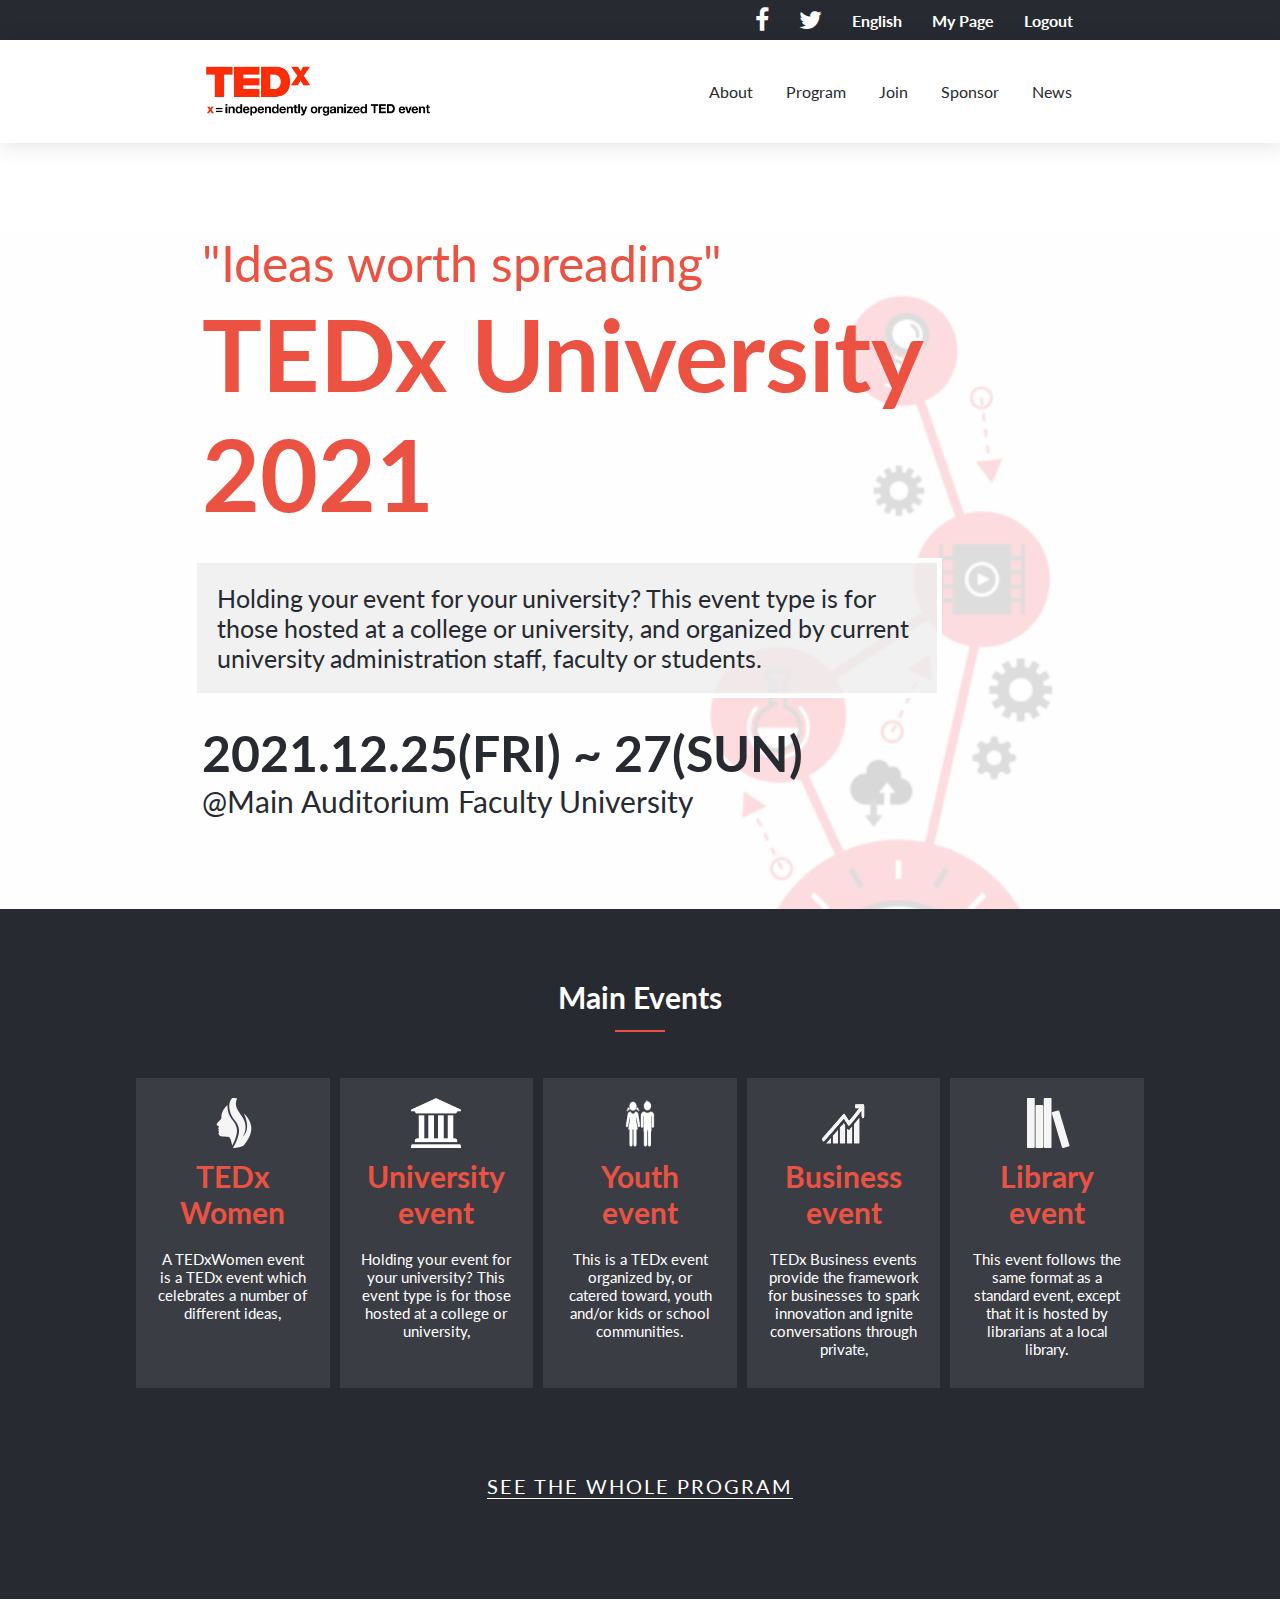
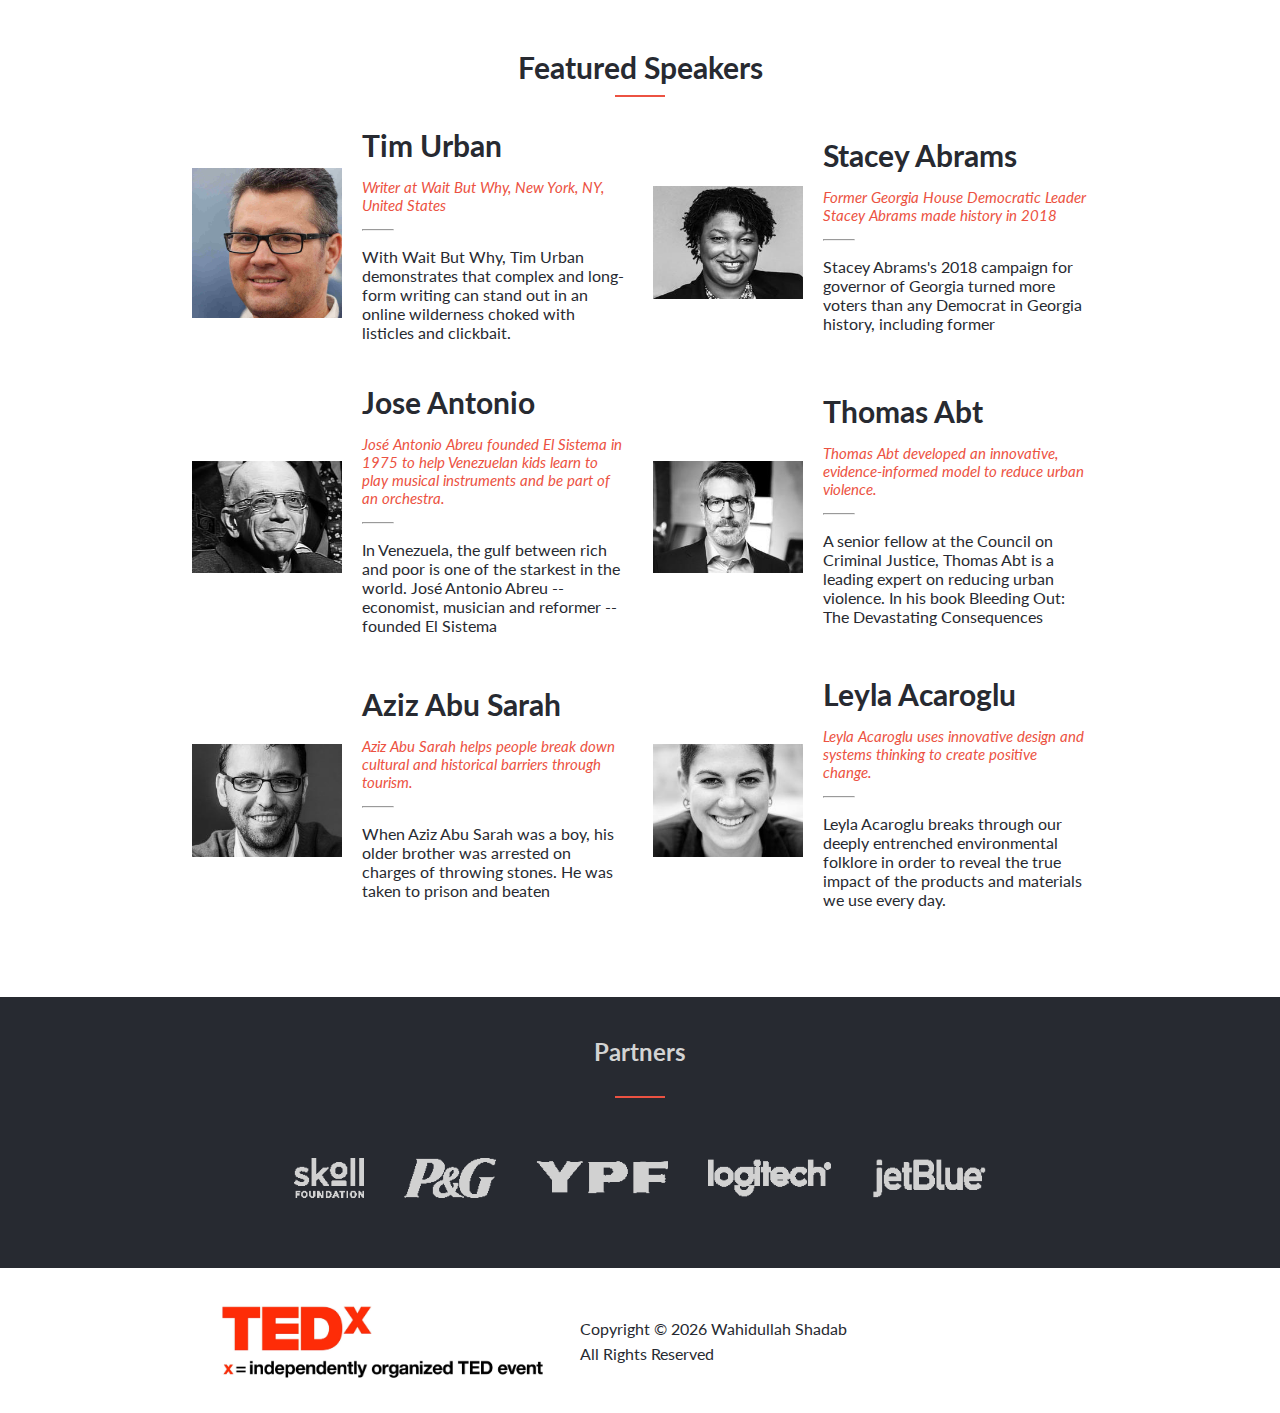
<file: index.html>
<!DOCTYPE html>
<html lang="en">
  <head>
    <meta charset="UTF-8" />
    <meta http-equiv="X-UA-Compatible" content="IE=edge" />
    <meta name="viewport" content="width=device-width, initial-scale=1.0" />
    <title>TEDxUniversity</title>
    <!-- link to external resources -->
    <link
      rel="stylesheet"
      href="https://cdnjs.cloudflare.com/ajax/libs/font-awesome/4.7.0/css/font-awesome.min.css"
    />

    <!-- link to other files -->
    <link rel="stylesheet" href="css/style.css" />
    <script src="js/main.js" defer></script>
  </head>
  <body>
    <header>
      <div class="d-dark g-padding">
        <ul class="d-dark-list">
          <li class="d-list-item"><i class="fa fa-facebook fad"></i></li>
          <li class="d-list-item"><i class="fa fa-twitter fad"></i></li>
          <li class="d-list-item">English</li>
          <li class="d-list-item">My Page</li>
          <li class="d-list-item">Logout</li>          
        </ul>
      </div>
      <div class="d-navbar flex g-padding">
        <a href="#">
          <img class="logo" src="images/tedx-logo.jpg" alt="TEDx's Logo" />
        </a>
        <nav class="d-nav">
          <ul class="menu flex">
            <li><a class="menu-item" href="html/about.html">About</a></li>
            <li><a class="menu-item" href="">Program</a></li>
            <li><a class="menu-item" href="">Join</a></li>
            <li><a class="menu-item" href="">Sponsor</a></li>
            <li><a class="menu-item" href="">News</a></li>
          </ul>
        </nav>
      </div>
      <nav>
        <div>
          <i class="fa fa-bars fa-80px menu-icon" id="menu-icon"></i>
        </div>
      </nav>
      <div class="popup-menu hidden">
        <ul class="popup flex-h" id="close-icon">
          <li class="close"><span class="close">&times;</span></li>
          <li><a class="popup-menu-item" href="#">Home</a></li>
          <li><a class="popup-menu-item" href="html/about.html">About</a></li>
          <li><a class="popup-menu-item" href="">Program</a></li>
          <li><a class="popup-menu-item" href="">Join</a></li>
          <li><a class="popup-menu-item" href="">Sponsor</a></li>
          <li><a class="popup-menu-item" href="">News</a></li>
        </ul>
      </div>
    </header>
    <!-- landing page  -->
    <section class="landing-page g-padding">
      <h2 class="slogan">"Ideas worth spreading"</h2>
      <h1 class="main-title">TEDx University 2021</h1>
      <div>
        <p class="desc">
          Holding your event for your university? This event type is for those
          hosted at a college or university, and organized by current university
          administration staff, faculty or students.
        </p>
      </div>
      <h2 class="time">2021.12.25(FRI) ~ 27(SUN)</h2>
      <p class="place">@Main Auditorium Faculty University</p>
    </section>
    <!-- main events part -->
    <section class="main-programs flex-h g-padding">
      <h2 class="main-p-title">Main Events</h2>
      <div class="line"></div>
      <ul class="list flex-h-d">
        <li class="list-item flex flex-d">
          <img class="icon" src="images/women.png" alt="cat-icon" />
          <h2 class="cat-title">TEDx Women</h2>
          <p class="cat-desc">
            A TEDxWomen event is a TEDx event which celebrates a number of
            different ideas,
          </p>
        </li>
        <li class="list-item flex flex-d">
          <img class="icon" src="images/university.png" alt="cat-icon" />
          <h2 class="cat-title">University event</h2>
          <p class="cat-desc">
            Holding your event for your university? This event type is for those
            hosted at a college or university,
          </p>
        </li>
        <li class="list-item flex flex-d">
          <img class="icon" src="images/youth.png" alt="cat-icon" />
          <h2 class="cat-title">Youth event</h2>
          <p class="cat-desc">
            This is a TEDx event organized by, or catered toward, youth and/or
            kids or school communities.
          </p>
        </li>
        <li class="list-item flex flex-d">
          <img class="icon" src="images/business.png" alt="cat-icon" />
          <h2 class="cat-title">Business event</h2>
          <p class="cat-desc">
            TEDx Business events provide the framework for businesses to spark
            innovation and ignite conversations through private,
          </p>
        </li>
        <li class="list-item flex flex-d">
          <img class="icon" src="images/library.png" alt="cat-icon" />
          <h2 class="cat-title">Library event</h2>
          <p class="cat-desc">
            This event follows the same format as a standard event, except that
            it is hosted by librarians at a local library.
          </p>
        </li>
      </ul>
      <a class="seeTheWhole">SEE THE WHOLE PROGRAM</a>
      <button class="btn" type="button">Join TEDx Events</button>
    </section>
    <!-- feature speakers -->
    <section class="featured-speakers flex-h g-padding">
      <h2 class="featured-speakers-title">Featured Speakers</h2>
      <div class="line"></div>
      <div class="grid">
      </div>
      <div class="flex morebtn">
        <p class="more">MORE</p>
        <img class="dropdown" src="images/dropdown.png" alt="dropdown icon" />
      </div>
    </section>
    <!-- partners for desktop -->
    <section class="homep partners flex-h" id="partnerlist">
      <h2 class="partners-title normal-title">Partners</h2>
      <div class="line"></div>
      <div class="partners-logos">
        <div class="partners-1 flex">
          <img
            class="partner"
            src="images/partners/Skoll_logo.png"
            alt=" logo"
          />
          <img
            class="partner"
            src="images/partners/P_G_logo.png"
            alt=" logo"
          />
          <img
            class="partner"
            src="images/partners/ypf_logo.png"
            alt=" logo"
          />
          <img
            class="partner"
            src="images/partners/logitech_logo.png"
            alt=" logo"
          />
          <img
            class="partner"
            src="images/partners/JetBlueLogo.png"
            alt=" logo"
          />
        </div>
      </div>
    </section>
    <footer class="homef g-padding flex" id="footer">
      <img class="footer-logo" src="images/tedx-logo.jpg" alt="TEDx's Logo" />
      <p class="copyright">
        Copyright &copy;
        <script>
          document.write(new Date().getFullYear());
        </script>
        Wahidullah Shadab <br />
        All Rights Reserved
      </p>
    </footer>
  </body>
</html>
</file>
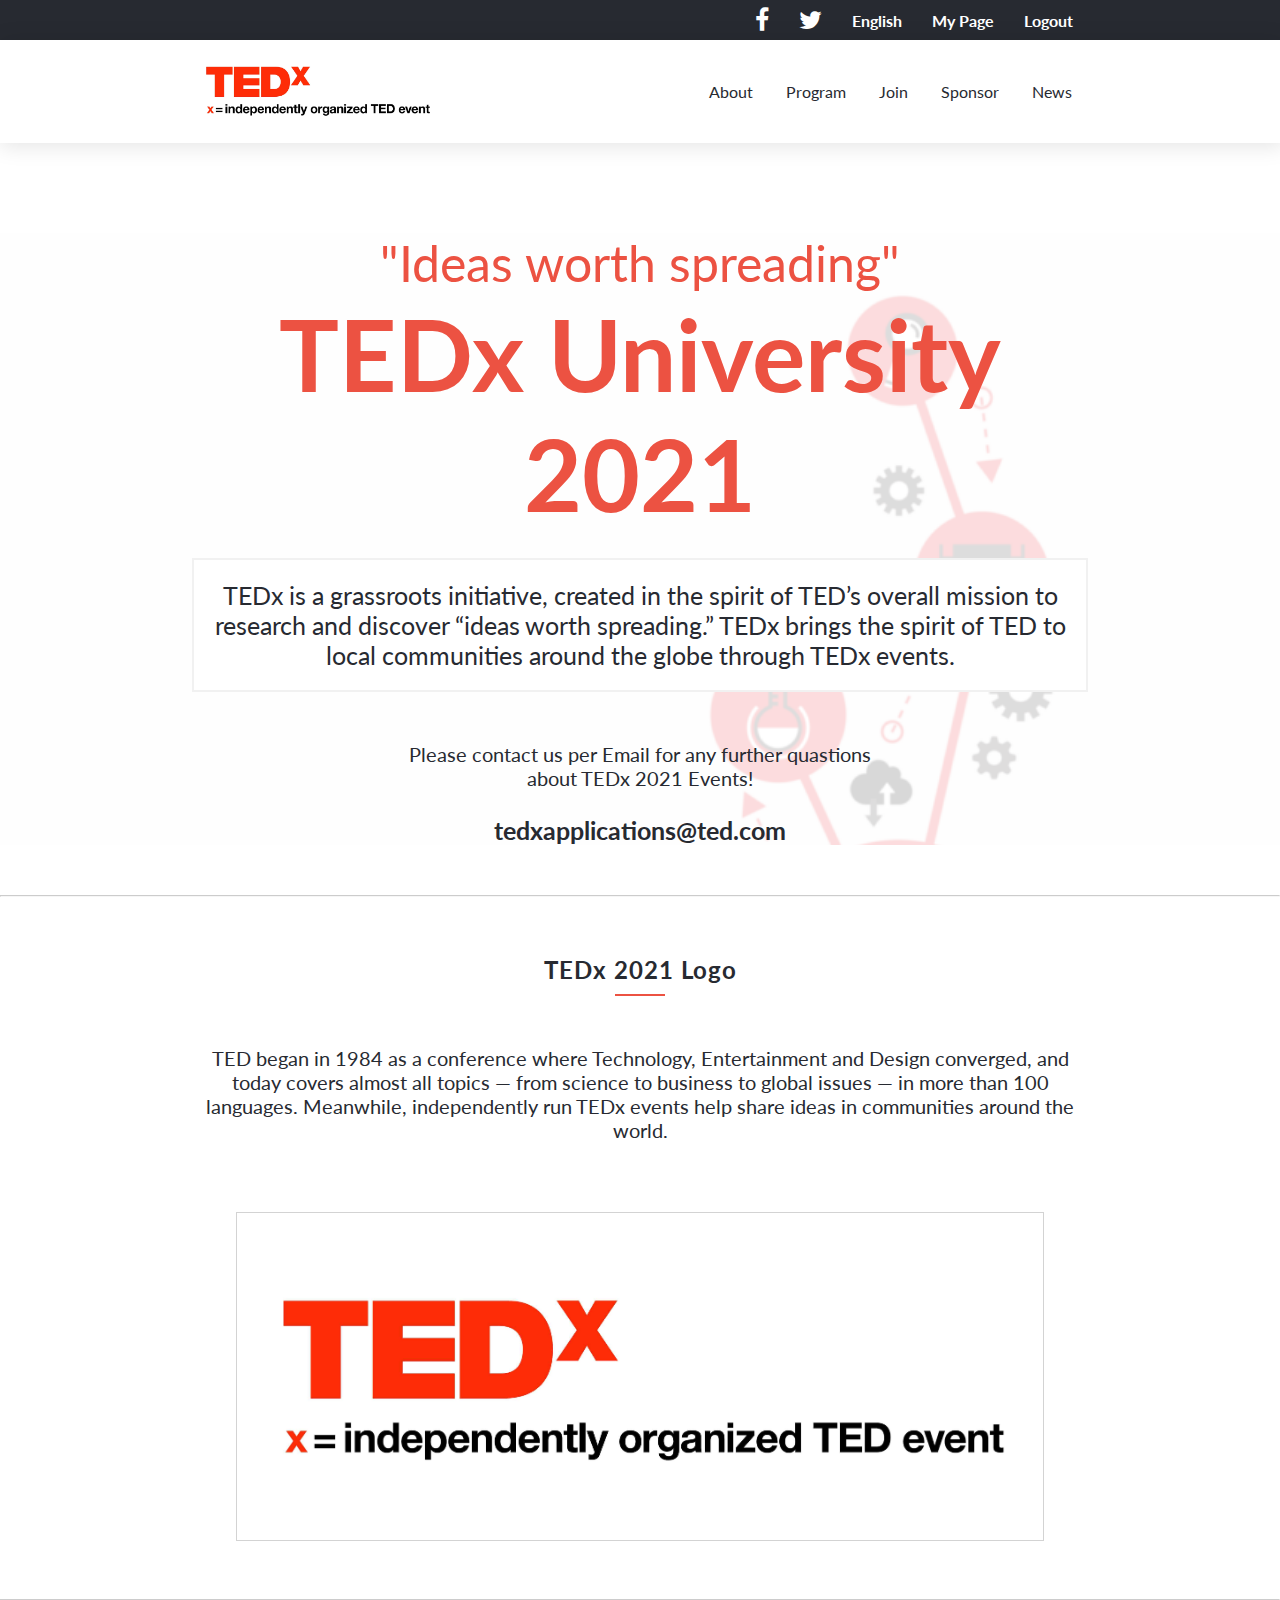
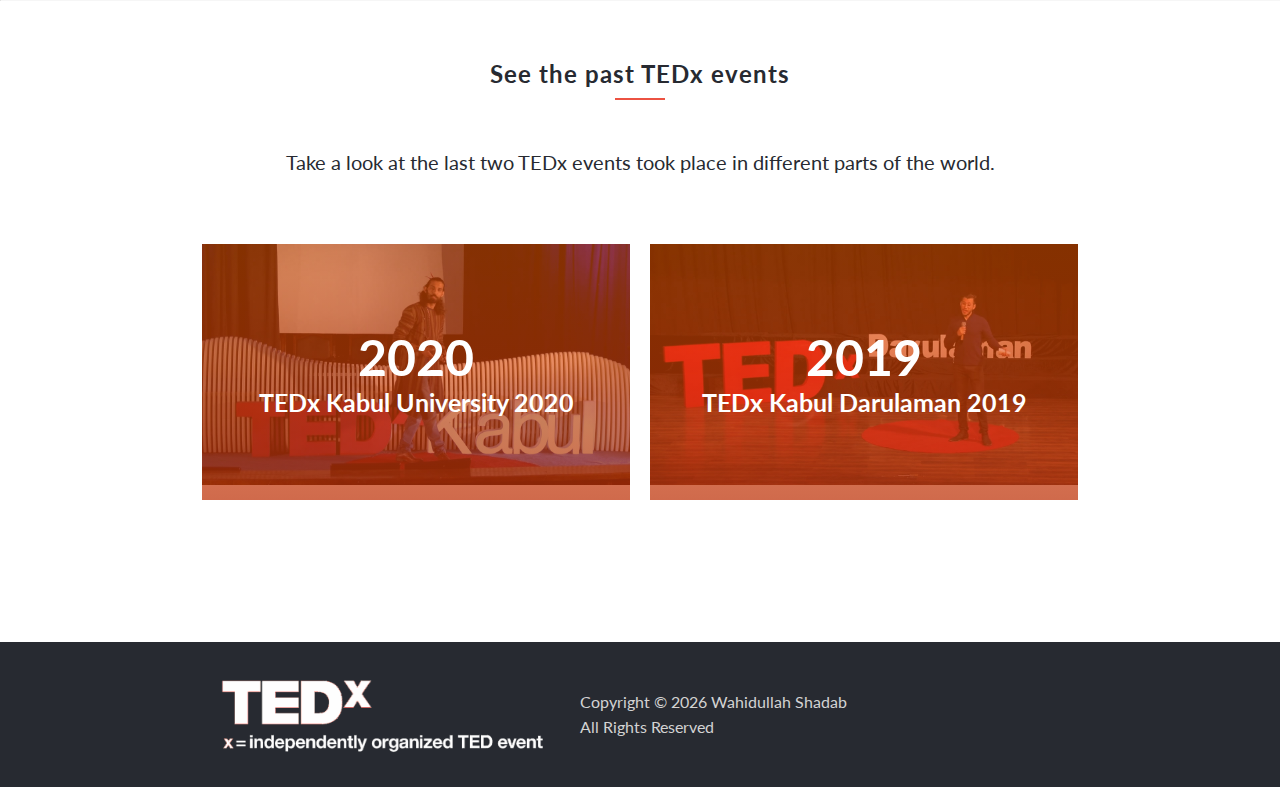
<file: html/about.html>
<!DOCTYPE html>
<html lang="en">
  <head>
    <meta charset="UTF-8" />
    <meta http-equiv="X-UA-Compatible" content="IE=edge" />
    <meta name="viewport" content="width=device-width, initial-scale=1.0" />
    <title>About TEDx</title>
    <!-- link to external resources -->
    <link
      rel="stylesheet"
      href="https://cdnjs.cloudflare.com/ajax/libs/font-awesome/4.7.0/css/font-awesome.min.css"
    />

    <!-- link to other files -->
    <link rel="stylesheet" href="../css/style.css" />
    <link rel="stylesheet" href="../css/about.css" />
    <script src="../js/about.js" defer></script>
  </head>
  <body>
    <header>
      <div class="d-dark g-padding">
        <ul class="d-dark-list">
          <li class="d-list-item"><i class="fa fa-facebook fad"></i></li>
          <li class="d-list-item"><i class="fa fa-twitter fad"></i></li>
          <li class="d-list-item">English</li>
          <li class="d-list-item">My Page</li>
          <li class="d-list-item">Logout</li>          
        </ul>
      </div>
      <div class="d-navbar flex g-padding">
        <a href="../index.html">
          <img class="logo" src="../images/tedx-logo.jpg" alt="TEDx's Logo" />
        </a>
        <nav class="d-nav">
          <ul class="menu flex">
            <li><a class="menu-item" href="">About</a></li>
            <li><a class="menu-item" href="">Program</a></li>
            <li><a class="menu-item" href="">Join</a></li>
            <li><a class="menu-item" href="">Sponsor</a></li>
            <li><a class="menu-item" href="">News</a></li>
          </ul>
        </nav>
      </div>
      <nav>
        <div>
          <i class="fa fa-bars fa-80px menu-icon"  id="menu-icon" ></i>
        </div>
      </nav>
      <div class="popup-menu hidden">
        <ul class="popup flex-h" id="close-icon">
          <li class="close"><span class="close">&times;</span></li>
          <li><a class="popup-menu-item" href="../index.html">Home</a></li>
          <li><a class="popup-menu-item" href="#">About</a></li>
          <li><a class="popup-menu-item" href="">Program</a></li>
          <li><a class="popup-menu-item" href="">Join</a></li>
          <li><a class="popup-menu-item" href="">Sponsor</a></li>
          <li><a class="popup-menu-item" href="">News</a></li>
        </ul>
      </div>
    </header>
    <!-- landing page  -->
    <section class="landing-page g-padding">
      <p class="slogan text-c">"Ideas worth spreading"</p>
      <h1 class="main-title text-c">TEDx University 2021</h1>
      <div>
        <p class="about-desc text-c">
          TEDx is a grassroots initiative, created in the spirit of TED’s
          overall mission to research and discover “ideas worth spreading.” TEDx
          brings the spirit of TED to local communities around the globe through
          TEDx events.
        </p>
      </div>
      <p class="moreinfo text-c">
        Please contact us per Email for any further quastions <br />
        about TEDx 2021 Events!
      </p>
      <p class="email text-c">tedxapplications@ted.com</p>
    </section>
    <hr />
    <!-- TEDx logo -->
    <section class="tedx-21-logo flex-h g-padding">
      <h2 class="normal-title text-c">TEDx 2021 Logo</h2>
      <div class="line"></div>
      <p class="normal-desc text-c">
        TED began in 1984 as a conference where Technology, Entertainment and
        Design converged, and today covers almost all topics — from science to
        business to global issues — in more than 100 languages. Meanwhile,
        independently run TEDx events help share ideas in communities around the
        world.
      </p>
      <img class="tedx-logo" src="../images/tedx-logo.jpg" alt="TEDx's logo" />
    </section>
    <hr />
    <!-- Past TEDx -->
    <section class="flex-h past-tedxs g-padding">
      <h2 class="normal-title text-c">See the past TEDx events</h2>
      <div class="line"></div>
      <p class="normal-desc text-c">
        Take a look at the last two TEDx events took place in different parts of
        the world.
      </p>
      <div class="past-tedx-wrapper flex-h flex-h-d">
        <div class="uni previous-event flex-h">
          <h2 class="text-c previous-date">2020</h2>
          <p class="text-c previous-place">TEDx Kabul University 2020</p>
        </div>
        <div class="kabul previous-event flex-h">
          <h2 class="text-c previous-date">2019</h2>
          <p class="text-c previous-place">TEDx Kabul Darulaman 2019</p>
        </div>
      </div>
    </section>
    <section class="partners flex-h">
      <h2 class="partners-title normal-title">Partners</h2>
      <div class="line"></div>
      <div class="partners-logos">
        <div class="partners-1">
          <img
            class="partner"
            src="../images/partners/Skoll_logo.png"
            alt=" logo"
          />
          <img
            class="partner"
            src="../images/partners/P_G_logo.png"
            alt=" logo"
          />
          <img
            class="partner"
            src="../images/partners/ypf_logo.png"
            alt=" logo"
          />
        </div>
        <div class="partners-1">
          <img
            class="partner"
            src="../images/partners/logitech_logo.png"
            alt=" logo"
          />
          <img
            class="partner"
            src="../images/partners/JetBlueLogo.png"
            alt=" logo"
          />
        </div>
      </div>
    </section>
    <footer class="footer flex g-padding">
      <img class="footer-logo footer-logo-desk" src="../images/tedx-logo.png" alt="TEDx's Logo" />
      <img class="footer-logo footer-logo-mobile" src="../images/tedx-logo.jpg" alt="TEDx's Logo" />
      <p class="copyright">
        Copyright &copy;
        <script>
          document.write(new Date().getFullYear());
        </script>
        Wahidullah Shadab <br />
        All Rights Reserved
      </p>
    </footer>
  </body>
</html>
</file>
<file: css/style.css>
@import url(//db.onlinewebfonts.com/c/d14035f6b1afeabafbee4abb2ebf0fc6?family=COCOGOOSE);
@import url("https://fonts.googleapis.com/css2?family=Lato:wght@300;400;700&display=swap");

body {
  font-family: Lato, monospace;
  color: #272a31;
  margin: 0%;
}

h1 h2 h3 h4 h5 h6 {
  font-family: cocogoose, sans-serif;
}

.container {
  display: flex;
  flex-direction: column;
}

/* set display flex and direction horizontal */
.flex-h {
  display: flex;
  flex-direction: column;
  justify-content: space-between;
  align-items: center;
}

/* set display flex and direction vertical */
.flex {
  display: flex;
  justify-content: space-between;
  align-items: center;
}

.hidden {
  display: none;
}

.fa {
  font-size: 60px;
  color: #272a31;
}

.g-padding {
  padding: 30px;
}

.d-dark {
  display: none;
  justify-content: flex-end;
  background-color: #272a31;
  color: white;
  height: 40px;
}

.d-dark-list {
  display: flex;
  align-items: center;
  list-style: none;
  margin: 0;
}

.fad {
  font-size: 25px;
  color: white;
}

.d-list-item {
  margin: 0 15px;
  font-weight: bold;
  cursor: pointer;
}

.d-navbar {
  display: none;
}

.menu {
  padding: 0%;
  list-style: none;
}

.menu-item {
  text-decoration: none;
  color: #272a31;
}

.menu-icon {
  margin: 35px;
}

.close {
  align-self: flex-end;
  font-size: 40px;
  margin: 0 20px;
}

.popup-menu {
  position: fixed;
  z-index: 1;
  background-color: #d3d3d3;
  height: 100vh;
  width: 100vw;
}

.popup {
  list-style: none;
  align-items: flex-start;
}

.popup-menu-item {
  text-decoration: none;
  border-bottom: 2px solid #272a31;
  padding-bottom: 5px;
  color: #272a31;
  font-size: 40px;
  line-height: 70px;
  font-weight: bold;
}

.landing-page {
  background-image: url(../images/cover.png);
  background-repeat: no-repeat;
  background-size: cover;
}

.slogan {
  margin: 0;
  margin-top: 10vh;
  color: #ec5242;
  font-size: 50px;
  font-weight: 400;
  padding: 0 10px;
}

.main-title {
  font-size: 100px;
  font-weight: bolder;
  color: #ec5242;
  padding: 0 10px;
  margin: 0;
}

.desc {
  padding: 20px;
  font-size: 25px;
  max-width: 700px;
  background: rgba(236, 236, 236, 0.75);
  border: 5px solid white;
}

.time {
  margin: 0;
  font-size: 50px;
  font-weight: bolder;
  padding: 0 10px;
}

.place {
  font-size: 30px;
  margin: 0;
  padding: 0 10px 10vh;
}

.line {
  width: 50px;
  height: 2px;
  background-color: #ec5242;
  margin: 10px;
}

.main-p-title {
  margin: 0;
  margin-top: 70px;
  margin-bottom: 5px;
  color: white;
  font-size: 30px;
}

.main-programs {
  background: #272a31;
}

.list {
  padding: 0;
}

.list-item {
  background: rgba(236, 236, 236, 0.1);
  margin: 20px 0;
  padding: 20px;
}

.icon {
  height: 70px;
  width: 70px;
}

.cat-title {
  color: #ec5242;
  font-size: 40px;
  padding: 0 30px;
  min-width: 200px;
}

.cat-desc {
  color: white;
  font-size: 25px;
}

.btn {
  background-color: #ec5242;
  height: 100px;
  width: 500px;
  font-size: 30px;
  font-weight: 500;
  letter-spacing: 2px;
  color: white;
  border: none;
  margin: 70px 0 100px 0;
}

.seeTheWhole {
  font-size: 20px;
  font-weight: 400;
  border-bottom: 1px solid white;
  letter-spacing: 2px;
  color: white;
  margin: 70px 0 100px 0;
  display: none;
}

.featured-speakers-title {
  font-size: 30px;
  margin: 0;
  margin-top: 50px;
}

.speaker-card {
  justify-content: left;
  margin-top: 50px;
}

.speaker-photo {
  max-width: 150px;
  max-height: 150px;
}

.speaker-body {
  padding-left: 20px;
  max-width: 500px;
}

.speaker-name {
  font-size: 30px;
  margin: 0%;
}

.speaker-position {
  font-size: 15px;
  font-style: italic;
  color: #ec5242;
}

.speaker-line {
  width: 30px;
  margin: 0;
  color: #d3d3d3;
}

.morebtn {
  width: 90%;
  padding: 5px;
  justify-content: center;
  border: solid 1px #272a31;
  margin: 50px 0;
  cursor: pointer;
}

.dropdown {
  width: 13px;
}

.more {
  font-size: 18px;
  margin: 10px;
}

.partners {
  background-color: #272a31;
  padding: 20px;
}

.partners-title {
  color: #d3d3d3;
}

.partners-logos {
  margin-bottom: 50px;
}

.partner {
  height: 40px;
  width: auto;
  margin: 0 20px;
}

.partners-1 {
  display: flex;
  justify-content: center;
  margin-top: 30px;
}

.homep {
  display: none;
}

.homef {
  display: none;
}

.footer {
  justify-content: center;
}

.footer-logo {
  width: 40%;
  height: auto;
  margin: 0 10px;
}

.copyright {
  line-height: 25px;
  margin: 0 10px;
}

@media (min-width: 769px) {
  .g-padding {
    padding: 0 15vw;
  }

  .d-dark {
    display: flex;
  }

  .d-navbar {
    display: flex;
    box-shadow: 2px 2px 20px 2px rgba(0, 0, 0, 0.1);
  }

  .logo {
    height: 100px;
    width: 250px;
    cursor: pointer;
  }

  .menu li {
    margin: 0 0.5vw;
    padding: 8px 10px;
  }

  .menu li:hover {
    border: solid 5px #ec5242;
    margin: 3px calc(0.5vw - 5px);
  }

  .menu-icon {
    display: none;
  }

  .flex-h-d {
    display: flex;
    flex-direction: row;
  }

  .flex-d {
    flex-direction: column;
    justify-content: start;
  }

  .line {
    margin-bottom: 30px;
  }

  .list-item {
    margin: 0 5px;
    width: 12vw;
  }

  .icon {
    height: 50px;
    width: 50px;
  }

  .cat-title {
    margin: 10px 0;
    padding: 0;
    min-width: 100px;
    font-size: 30px;
    text-align: center;
  }

  .cat-desc {
    margin: 10px 0;
    font-size: 15px;
    text-align: center;
  }

  .btn {
    display: none;
  }

  .seeTheWhole {
    display: block;
    cursor: pointer;
  }

  .speaker-card {
    margin: 0;
  }

  .grid {
    display: grid;
    grid-template-columns: 1fr 1fr;
    column-gap: 2vw;
    row-gap: 2vw;
    padding-bottom: 8vh;
  }

  .morebtn {
    display: none;
  }

  .homep {
    display: flex;
  }

  .homef {
    display: flex;
    justify-content: start;
  }
}
</file>
<file: css/about.css>
.text-c {
  text-align: center;
}

.about-desc {
  padding: 20px;
  font-size: 25px;
  background: white;
  border: 2px solid rgba(236, 236, 236, 0.75);
}

.moreinfo {
  margin-top: 50px;
  font-size: 20px;
}

.email {
  margin-bottom: 50px;
  font-size: 25px;
  font-weight: bold;
}

.normal-title {
  margin: 50px 0 0;
  letter-spacing: 1px;
}

.normal-desc {
  font-size: 20px;
}

.tedx-logo {
  width: 90%;
  border: solid 1px #d3d3d3;
  margin: 50px 0;
}

hr {
  color: #d3d3d3;
  opacity: 0.5;
}

.past-tedx-wrapper {
  width: 100%;
  margin: 40px 0;
}

.previous-event {
  justify-content: center;
  margin: 10px 5px;
  background-repeat: no-repeat;
  background-size: contain;
  width: 90%;
  height: 400px;
  cursor: pointer;
}

.previous-date {
  margin: 0;
  font-size: 50px;
  font-weight: bolder;
  color: white;
}

.previous-place {
  margin: 0;
  font-size: 25px;
  font-weight: bolder;
  color: white;
}

.kabul {
  background-image:
    linear-gradient(
      to bottom,
      rgba(255, 94, 0, 0.52),
      rgba(190, 51, 9, 0.73)
    ),
    url('../images/tedxDarulaman.jpg');
}

.uni {
  background-image:
    linear-gradient(
      to bottom,
      rgba(255, 94, 0, 0.52),
      rgba(190, 51, 9, 0.73)
    ),
    url('../images/tedxKabul.jpg');
}

.footer-logo-desk {
  display: none;
}

@media (min-width: 769px) {
  .previous-event {
    height: 20vw;
    margin: 10px;
    margin-bottom: 8vw;
  }

  .partners {
    display: none;
  }

  .footer {
    background-color: #272a31;
    justify-content: start;
    color: #d3d3d3;
  }

  .footer-logo-desk {
    display: block;
  }

  .footer-logo-mobile {
    display: none;
  }
}
</file>
